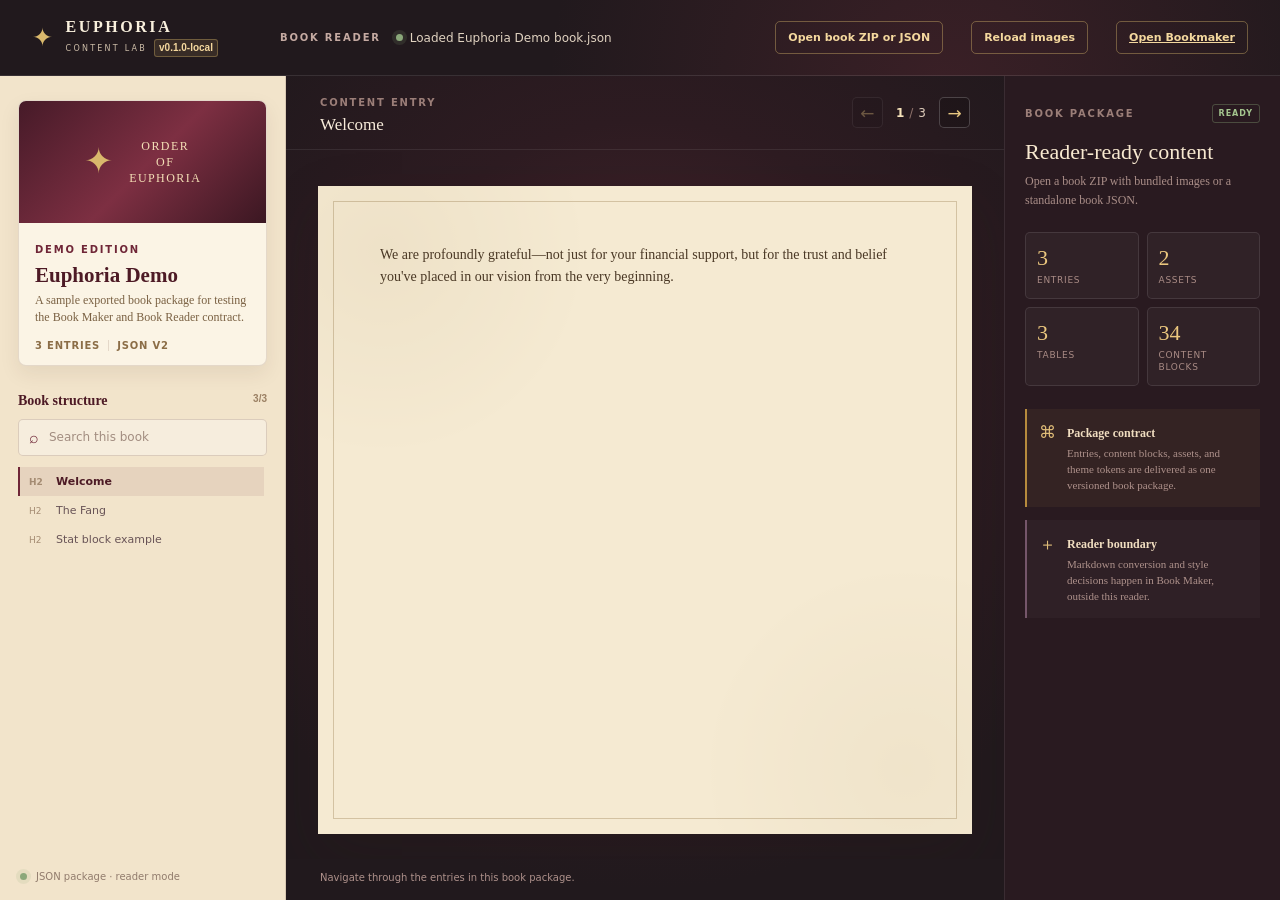
<file: index.html>
<!doctype html>
<html lang="en">
  <head>
    <meta charset="UTF-8" />
    <meta name="viewport" content="width=device-width, initial-scale=1.0" />
    <title>Euphoria Demo · Content Reader</title>
    <meta name="description" content="A JSON-powered digital TTRPG book reader." />
    <link rel="stylesheet" href="styles.css?v=31" />
  </head>
  <body>
    <div class="app-shell">
      <header class="topbar">
        <div class="brand-mark" aria-label="Euphoria Content Lab">
          <span class="brand-glyph">✦</span>
          <span><strong>EUPHORIA</strong><small>CONTENT LAB <span id="appVersion" class="brand-version">v—</span></small></span>
        </div>
        <div class="topbar-center">
          <span class="eyebrow">BOOK READER</span>
          <span class="source-status" id="sourceStatus"><i></i> Loading demo…</span>
        </div>
        <label class="file-loader" for="jsonInput">Open book ZIP or JSON</label>
        <button id="reloadImages" class="file-loader" type="button">Reload images</button>
        <a class="file-loader" href="bookmaker.html">Open Bookmaker</a>
        <input id="jsonInput" type="file" accept=".zip,.json,application/zip,application/json" />
      </header>

      <main class="workspace">
        <aside class="sidebar">
          <div class="book-card">
            <div class="book-card-art"><span>✦</span><span>ORDER<br />OF<br />EUPHORIA</span></div>
            <div class="book-card-copy">
              <span class="eyebrow">DEMO EDITION</span>
              <h1 id="bookTitle">Euphoria Demo</h1>
              <p id="bookDescription">A Homebrewery Markdown reading test.</p>
              <div class="book-meta"><span id="pageCount">— entries</span><span id="themeLabel">5ePHB</span></div>
            </div>
          </div>

          <div class="sidebar-section">
            <div class="section-heading"><span>Book structure</span><span class="section-count" id="contentsCount">—</span></div>
            <label class="search-box">
              <span>⌕</span>
              <input id="searchInput" type="search" placeholder="Search this book" autocomplete="off" />
            </label>
            <nav id="contents" class="contents" aria-label="Book contents"></nav>
          </div>

          <div class="sidebar-footer">
            <span class="status-dot"></span>
            <span>JSON package · reader mode</span>
          </div>
        </aside>

        <section class="reader-area">
          <div class="reader-toolbar">
            <div>
              <span class="eyebrow">CONTENT ENTRY</span>
              <strong id="currentLabel">Cover</strong>
            </div>
            <div class="page-controls">
              <button id="previousButton" class="icon-button" type="button" aria-label="Previous content entry">←</button>
              <span><b id="currentPage">1</b><em>/</em><span id="totalPages">—</span></span>
              <button id="nextButton" class="icon-button" type="button" aria-label="Next content entry">→</button>
            </div>
          </div>

          <div class="reader-stage">
            <div id="pageViewport" class="page-viewport" aria-live="polite"></div>
          </div>

          <div class="reader-footer">
            <span id="pageHint">Navigate through the entries in this book package.</span>
          </div>
        </section>

        <aside class="inspector">
          <div class="inspector-heading">
            <span class="eyebrow">BOOK PACKAGE</span>
            <span class="live-badge">READY</span>
          </div>
          <h2>Reader-ready content</h2>
          <p class="inspector-intro">Open a book ZIP with bundled images or a standalone book JSON.</p>
          <div class="stat-grid">
            <div class="stat-card"><b id="statPages">—</b><span>entries</span></div>
            <div class="stat-card"><b id="statImages">—</b><span>assets</span></div>
            <div class="stat-card"><b id="statTables">—</b><span>tables</span></div>
            <div class="stat-card"><b id="statDirectives">—</b><span>content blocks</span></div>
          </div>
          <div class="support-card">
            <span class="support-icon">⌘</span>
            <div><strong>Package contract</strong><p>Entries, content blocks, assets, and theme tokens are delivered as one versioned book package.</p></div>
          </div>
          <div class="support-card muted-card">
            <span class="support-icon">＋</span>
            <div><strong>Reader boundary</strong><p>Markdown conversion and style decisions happen in Book Maker, outside this reader.</p></div>
          </div>
        </aside>
      </main>

      <div id="notice" class="notice" role="status" hidden></div>
    </div>
    <script src="app-version.js?v=1"></script>
    <script src="image-viewer.js?v=2"></script>
    <script src="vendor/jszip-3.10.1/jszip.min.js"></script>
    <script src="book-archive.js?v=4"></script>
    <script src="book-contents.js?v=4"></script>
    <script src="reader.js?v=20"></script>
  </body>
</html>
</file>
<file: styles.css>
:root {
  --ink: #2e2325;
  --ink-soft: #756266;
  --wine: #6f2637;
  --wine-dark: #4d1a25;
  --gold: #b68a3d;
  --gold-light: #d9b86c;
  --gold-dark: #7a5927;
  --plum: #5d466f;
  --hover: #f8efd8;
  --parchment: #f5ead2;
  --parchment-light: #fbf4e5;
  --card: #efe0c0;
  --book-body-font: Georgia, serif;
  --book-ui-font: Inter, sans-serif;
  --line: rgba(93, 53, 43, .15);
  --shadow: 0 22px 55px rgba(49, 28, 27, .16);
}

* { box-sizing: border-box; }
html, body { min-height: 100%; }
body { margin: 0; color: var(--ink); background: #21191d; font-family: Inter, ui-sans-serif, system-ui, -apple-system, BlinkMacSystemFont, "Segoe UI", sans-serif; }
button, input { font: inherit; }
button { cursor: pointer; }

.app-shell { height: 100vh; overflow: hidden; background: radial-gradient(circle at 74% 10%, rgba(123, 49, 62, .28), transparent 32%), #21191d; }
.topbar { height: 76px; display: flex; align-items: center; gap: 28px; padding: 0 32px; color: #f9f0dd; border-bottom: 1px solid rgba(255,255,255,.1); }
.brand-mark { display: flex; align-items: center; gap: 11px; min-width: 220px; letter-spacing: .1em; }
.brand-mark strong { display: block; font-family: Georgia, serif; font-size: 16px; letter-spacing: .16em; }
.brand-mark small { display: flex; align-items: center; gap: 7px; margin-top: 3px; color: #cdbda8; font-size: 8px; letter-spacing: .28em; white-space: nowrap; }
.brand-version { display: inline-block; color: #f4d89e; background: rgba(217,184,108,.12); border: 1px solid rgba(217,184,108,.35); border-radius: 3px; padding: 2px 4px; font: 600 10px/1.2 Inter, sans-serif; letter-spacing: 0; }
.brand-glyph { color: var(--gold-light); font-size: 25px; }
.topbar-center { display: flex; align-items: center; gap: 15px; flex: 1; }
.eyebrow { color: #9b7e78; font-size: 10px; font-weight: 800; letter-spacing: .18em; }
.topbar .eyebrow { color: #c5aaa2; }
.source-status { display: inline-flex; align-items: center; gap: 7px; color: #e0d2c0; font-size: 12px; }
.source-status i, .status-dot { width: 7px; height: 7px; display: inline-block; border-radius: 99px; background: #8ba87a; box-shadow: 0 0 0 4px rgba(139,168,122,.14); }
.file-loader, .export-button { color: #f4d89e; font-size: 11px; font-weight: 700; border: 1px solid rgba(217,184,108,.4); border-radius: 5px; padding: 9px 12px; cursor: pointer; background: transparent; }
.export-button:disabled { opacity: .4; cursor: default; }
.maker-page .maker-sidebar { background: #efe0c0; }
.maker-panel { margin-top: 25px; padding: 15px 14px; border: 1px solid rgba(111,38,55,.16); border-radius: 6px; background: rgba(255,255,255,.26); }
.maker-panel h2 { margin: 7px 0 5px; color: var(--wine-dark); font: 18px Georgia, serif; }
.maker-panel p { margin: 0; color: #806866; font: 11px/1.45 Georgia, serif; }
.maker-steps { margin-top: 14px; }
.maker-step { display: flex; align-items: center; gap: 9px; padding: 7px 0; color: #a48d7c; font-size: 10px; }
.maker-step b { width: 21px; height: 21px; display: grid; place-items: center; border: 1px solid rgba(111,38,55,.18); border-radius: 50%; font-size: 9px; }
.maker-step.active { color: var(--wine-dark); font-weight: 700; }
.maker-step.active b { color: #fbf4e5; border-color: var(--wine); background: var(--wine); }
.heading-actions, .heading-dialog-actions, .heading-bulk { display: flex; flex-wrap: wrap; align-items: center; gap: 8px; }
.heading-actions { margin-top: 10px; }
.heading-actions button, #headingEditor button, #headingEditor input:not([type="checkbox"]), #headingEditor select,
#pdfInspector button, #pdfInspector input, #imageRecovery button, #imageRecovery input, #imageRecovery select, #bookZipExport button, #bookReprocess button, #bookRestore button, #bookRestore select, #bookRestore input[type="file"] {
  min-height: 36px; padding: 6px 9px; border: 1px solid var(--gold-dark); border-radius: 4px;
  color: var(--ink); background: var(--parchment-light); font: inherit;
}
.heading-actions button { font-size: 12px; }
.heading-actions button:disabled, #headingEditor button:disabled, #pdfInspector button:disabled, #imageRecovery button:disabled, #bookZipExport button:disabled, #bookReprocess button:disabled, #bookRestore button:disabled { opacity: .55; cursor: default; }
#headingEditor {
  width: min(1200px, calc(100% - 24px)); max-height: calc(100% - 24px);
  padding: clamp(12px, 4vw, 24px); border: 1px solid var(--gold-dark); border-radius: 8px;
  color: var(--ink); background: var(--parchment); box-shadow: var(--shadow); font-size: 14px;
}
#headingEditor::backdrop { background: rgba(26, 14, 19, .75); }
#headingEditor [hidden] { display: none; }
.heading-dialog-header { display: flex; align-items: center; justify-content: space-between; gap: 12px; margin-bottom: 15px; }
.heading-dialog-header h2 { margin: 0; color: var(--wine-dark); font: 24px Georgia, serif; }
.heading-search { display: grid; gap: 5px; }
.heading-bulk { margin-top: 12px; }
.heading-hint { margin: 9px 0; color: var(--ink-soft); }
.heading-hint:empty { display: none; }
.heading-columns { overflow-x: auto; padding: 2px 2px 8px; }
.heading-grid { display: grid; grid-template-columns: repeat(4, minmax(218px, 1fr)); min-width: 896px; gap: 8px; }
.heading-grid-extra { grid-template-columns: repeat(2, minmax(218px, 1fr)); min-width: 444px; margin-top: 8px; }
.heading-grid-extra:empty { display: none; }
.heading-column { min-width: 0; padding: 8px; border: 1px solid var(--line); border-radius: 5px; }
.heading-column h3 { margin: 0 0 4px; color: var(--wine-dark); font-size: 14px; }
.heading-rows { max-height: 38vh; overflow-y: auto; margin: 0; padding: 2px; list-style: none; }
.heading-row { display: grid; grid-template-columns: auto minmax(0, 1fr) auto auto; align-items: center; gap: 5px; padding: 4px 0; }
.heading-row input[type="text"], .heading-row textarea { width: 100%; min-width: 0; }
.heading-count { min-width: 20px; padding: 3px; border-radius: 4px; background: var(--card); color: var(--wine-dark); font-size: 11px; text-align: center; }
.heading-preview-contents { max-height: 38vh; overflow-y: auto; margin: 8px 0; padding-inline-start: 25px; overflow-wrap: anywhere; }
.heading-preview-contents li { margin: 5px 0; }
.heading-preview-contents .heading-preview-part { color: var(--wine-dark); font-weight: 800; margin-block-start: 12px; }
.heading-dialog-actions { justify-content: flex-end; margin-top: 12px; }
#headingEditor #previewHeadings, #headingEditor #applyHeadings { color: #fff3db; background: var(--wine-dark); }
.maker-panel .pdf-status { margin-top: 8px; overflow-wrap: anywhere; }
.pdf-status:empty { display: none; }
#pdfInspector, #imageRecovery, #bookZipExport, #bookReprocess, #bookRestore {
  width: min(950px, calc(100% - 24px)); max-height: calc(100% - 24px); padding: clamp(12px, 4vw, 24px);
  border: 1px solid var(--gold-dark); border-radius: 8px; color: var(--ink); background: var(--parchment); font-size: 14px;
}
#pdfInspector::backdrop, #imageRecovery::backdrop, #bookZipExport::backdrop, #bookReprocess::backdrop, #bookRestore::backdrop { background: rgba(26, 14, 19, .75); }
.pdf-toolbar { display: flex; flex-wrap: wrap; align-items: center; gap: 8px; margin-bottom: 10px; }
.pdf-toolbar h2 { flex: 1; margin: 0; color: var(--wine-dark); font: 24px Georgia, serif; }
#pdfPageNumber { width: 70px; }
.pdf-page-jump { display: flex; flex-wrap: wrap; align-items: center; gap: 5px; }
.pdf-page-layout { display: grid; grid-template-columns: minmax(0, 2fr) minmax(0, 1fr); gap: 15px; }
.pdf-page-layout[hidden] { display: none; }
#pdfPreviewStage { position: relative; }
#pdfPageCanvas { display: block; width: 100%; height: auto; background: white; }
#pdfPageCanvas.selecting-crop { cursor: crosshair; touch-action: none; user-select: none; }
#pdfCropOutline { position: absolute; outline: 2px solid #6f2637; box-shadow: 0 0 0 3px white; background: rgba(111, 38, 55, .15); pointer-events: none; }
#pdfCrop[aria-pressed="true"] { color: #fff3db; background: var(--wine-dark); }
#pdfImages { display: grid; gap: 7px; margin: 0 0 12px; padding: 0; list-style: none; }
#pdfImages button { display: flex; align-items: center; gap: 8px; width: 100%; text-align: start; }
#pdfImages img { width: 52px; height: 42px; object-fit: contain; background: white; }
#pdfImages .pdf-use-image { display: none; }
#pdfReviewPane[data-picking] #pdfImages .pdf-use-image { display: block; margin-top: 4px; }
#pdfImageHighlight { position: absolute; outline: 3px solid #b68a3d; box-shadow: 0 0 0 2px white; pointer-events: none; }
#pdfPageCanvas.selecting-crop + #pdfImageHighlight { visibility: hidden; }
#pdfPageText { max-height: 220px; overflow: auto; white-space: pre-wrap; overflow-wrap: anywhere; }
#imageRecovery { width: min(1050px, calc(100% - 24px)); padding: 12px; font-size: 13px; }
#imageRecovery:has(#recoverySetup:not([hidden])) { width: min(480px, calc(100% - 24px)); }
#imageRecovery [hidden] { display: none; }
#imageRecovery .pdf-toolbar { gap: 6px; margin-bottom: 6px; }
#imageRecovery button, #imageRecovery input:not([type="radio"]) { padding: 4px 7px; }
#recoverySetup fieldset { display: grid; gap: 7px; margin: 8px 0 12px; border: 1px solid var(--line); }
#recoveryStatus { flex: 1; margin: 0; }
.recovery-layout { display: grid; grid-template-columns: minmax(0, 1.15fr) minmax(0, 1fr); gap: 12px; }
#recoveryPdfPane, #recoveryReview { min-width: 0; max-height: min(76vh, calc(100dvh - 120px)); overflow: auto; padding: 6px; }
#recoveryPdfPane { border: 1px solid var(--line); border-radius: 5px; }
#recoveryPdfPane .pdf-page-layout:not([hidden]) { display: block; }
#recoveryPdfPane #pdfPreviewStage { width: min(100%, calc(clamp(130px, 100dvh - 260px, 540px) * var(--pdf-page-ratio, 1))); margin: 0 auto; }
#recoveryPdfPane #pdfImages { grid-template-columns: repeat(auto-fit, minmax(145px, 1fr)); }
@media (max-width: 760px) {
  .recovery-layout { grid-template-columns: minmax(0, 1fr); }
  #recoveryPdfPane { max-height: none; }
  #recoveryPdfPane #pdfPreviewStage { width: min(100%, calc(clamp(125px, 33dvh, 290px) * var(--pdf-page-ratio, 1))); }
  #recoveryReview { max-height: none; }
}
.recovery-field { display: grid; grid-template-columns: auto minmax(0, 1fr); align-items: center; gap: 5px 8px; min-width: 0; }
.recovery-field input { width: 100%; min-width: 0; }
#recoveryPageNumber { width: 64px; }
#recoveryContext { margin: 6px 0; overflow-wrap: anywhere; }
#recoveryCandidates { display: grid; grid-template-columns: repeat(auto-fill, minmax(92px, 1fr)); gap: 5px; margin: 6px 0; padding: 0; list-style: none; }
#recoveryCandidates button { display: grid; justify-items: center; gap: 5px; width: 100%; }
#recoveryCandidates button[aria-pressed="true"] { outline: 2px solid var(--wine); outline-offset: -2px; }
#recoveryCandidates img { width: 100%; height: 46px; object-fit: contain; }
#recoveryForm { padding: 7px; border: 1px solid var(--gold-dark); border-radius: 5px; }
#recoveryChosenImage { display: block; max-width: 100%; max-height: 78px; margin: 6px auto 0; object-fit: contain; }
#recoveryForm .pdf-toolbar { margin: 6px 0 0; }
#applyRecovery { color: #fff3db; background: var(--wine-dark); }
#bookZipExport { width: min(450px, calc(100% - 24px)); }
#bookReprocess { width: min(520px, calc(100% - 24px)); overflow: auto; }
#bookRestore { width: min(890px, calc(100% - 24px)); overflow: auto; }
#bookRestore [hidden] { display: none; }
.restore-source { display: flex; flex-wrap: wrap; align-items: end; gap: 8px; }
.restore-source label { display: grid; gap: 5px; min-width: 0; flex: 1; }
.restore-source input { width: 100%; max-width: 100%; }
.restore-toolbar { display: flex; flex-wrap: wrap; align-items: center; gap: 8px; margin: 10px 0; }
#restoreSummary, #restoreStatSummary { font-weight: 700; color: var(--wine-dark); }
.restore-kind { display: flex; align-items: center; gap: 8px; margin: 10px 0; font-weight: 700; }
.restore-stat-row { display: grid; gap: 7px; padding: 12px; border: 1px solid var(--border); border-radius: 6px; background: var(--parchment-light); }
.restore-stat-row p { margin: 0; }
.restore-stat-row > label:not(.restore-choice):not(.restore-merge-choice) { display: grid; gap: 4px; font-size: 12px; }
.restore-stat-row select { width: 100%; min-width: 0; }
.restore-merge-choice { display: flex; align-items: baseline; gap: 6px; padding: 8px; background: var(--card); border-inline-start: 3px solid var(--gold-dark); font-size: 12px; }
#applyStatRestore:not(:disabled) { color: #fff3db; background: var(--wine-dark); }
#restoreSourceWarning:not(:empty) { padding: 8px; background: var(--card); border-inline-start: 3px solid var(--gold-dark); }
.restore-rows { list-style: none; margin: 12px 0; padding: 0; display: grid; gap: 10px; }
.restore-row { display: grid; grid-template-columns: minmax(110px, 23%) minmax(0, 1fr); gap: 14px; padding: 12px; border: 1px solid var(--border); border-radius: 6px; background: var(--parchment-light); }
.restore-art-preview { display: grid; place-items: center; overflow: hidden; aspect-ratio: 4 / 5; min-height: 100px; max-height: 210px; align-self: start; padding: 4px; border: 1px solid var(--border); background: var(--card); color: var(--ink-soft); text-align: center; font-size: 11px; }
.restore-art-preview > * { grid-area: 1 / 1; }
.restore-art-preview img { z-index: 1; width: 100%; height: 100%; object-fit: contain; background: var(--card); }
.restore-art-details { min-width: 0; display: grid; gap: 6px; overflow-wrap: anywhere; }
.restore-art-details p { margin: 0; }
.restore-choice { display: flex; gap: 8px; align-items: baseline; font-size: 15px; }
.restore-image-name { color: var(--ink-soft); font-size: 12px; }
.restore-art-details > label:not(.restore-choice) { display: grid; gap: 3px; font-size: 12px; }
.restore-art-details select { width: 100%; min-width: 0; }
.restore-match-note { font-size: 12px; color: var(--wine-dark); }
.restore-needs-review { font-weight: 700; padding: 5px 7px; border-inline-start: 3px solid var(--gold-dark); background: var(--card); }
#applyRestore:not(:disabled) { color: #fff3db; background: var(--wine-dark); }
@media (max-width: 550px) {
  .restore-row { grid-template-columns: minmax(0, 1fr); gap: 8px; }
  .restore-art-preview { aspect-ratio: 16 / 9; max-height: 175px; }
}
#reprocessSummary { color: var(--wine-dark); font-weight: 700; }
.reprocess-results { margin: 12px 0; padding: 0; list-style: none; }
.reprocess-results li { margin-block: 8px; padding: 10px 12px; border: 1px solid var(--border); border-radius: 5px; background: var(--parchment-light); }
.reprocess-results p { margin: 5px 0 0; }
#applyReprocess:not(:disabled) { color: #fff3db; background: var(--wine-dark); }
#bookZipExport h2 { margin: 0; color: var(--wine-dark); font: 24px Georgia, serif; }
#bookZipExportStatus { overflow-wrap: anywhere; }
.edition-field { display: grid; gap: 4px; margin: 8px 0; color: var(--ink); font-size: 12px; }
.edition-field select { width: 100%; }
#bookEditing { width: min(680px, calc(100% - 24px)); max-height: calc(100dvh - 24px); overflow: auto; padding: 16px; border: 1px solid var(--gold-dark); border-radius: 8px; background: var(--parchment); color: var(--ink); }
#bookEditing::backdrop { background: rgba(26, 14, 19, .75); }
#bookEditingFields { display: grid; gap: 10px; }
#bookEditing :is(input, select, textarea, button), .edition-field select, .book-block-actions button { font: inherit; color: var(--ink); border: 1px solid var(--gold-dark); border-radius: 4px; background: var(--parchment-light); }
#bookEditing :is(input, select, textarea, button), .edition-field select { padding: 6px 8px; }
#bookEditing :is(input, select, textarea):not([type="checkbox"]) { width: 100%; min-width: 0; }
#bookEditing textarea { resize: vertical; }
#bookEditing label { display: grid; gap: 4px; min-width: 0; }
#bookEditing label.book-edit-check { display: flex; align-items: center; gap: 5px; }
#bookEditing [hidden] { display: none; }
#bookEditing button:disabled { opacity: .45; cursor: default; }
#bookEditingStatus { margin: 8px 0 0; color: var(--wine-dark); }
#bookEditingStatus:empty { display: none; }
.book-edit-actions { display: flex; flex-wrap: wrap; gap: 8px; }
.book-bullet-editor { margin: 0 0 8px; padding-inline-start: 22px; }
.book-bullet-editor li { margin-bottom: 6px; }
.book-bullet-editor textarea { display: block; margin-bottom: 4px; }
#structuredBlockFields { min-width: 0; }
.book-table-editor { overflow-x: auto; margin-bottom: 8px; }
.book-table-editor table { width: 100%; border-spacing: 4px; }
.book-table-editor :is(th, td) { vertical-align: top; text-align: start; padding: 0; }
.book-table-editor :is(th, td):has(input) { min-width: 110px; }
.book-table-editor th button { margin-top: 4px; }
.book-edit-scope { min-width: 0; padding: 8px; margin: 0; border: 1px solid var(--gold-dark); border-radius: 5px; }
.book-edit-scope legend { padding: 0 4px; font-weight: 700; }
.book-edit-scope p { margin: 6px 0 2px; color: var(--ink-soft); }
#bookEditing .book-edit-actions button[value="save"] { color: #fff3db; background: var(--wine-dark); }
.book-edit-grid { display: grid; grid-template-columns: repeat(2, minmax(0, 1fr)); gap: 8px 12px; }
.book-crop-stage { position: relative; overflow: hidden; width: fit-content; max-width: 100%; margin: 0 auto 8px; }
.book-crop-stage img { display: block; max-width: 100%; max-height: 240px; cursor: crosshair; touch-action: none; user-select: none; }
#editCropOutline { position: absolute; border: 2px solid var(--wine-dark); outline: 1px solid white; box-shadow: 0 0 0 600px #2b1a2260; pointer-events: none; }
.book-order-list, .book-source-list { padding: 0; margin: 0; list-style: none; }
.book-order-list li { display: flex; align-items: center; flex-wrap: wrap; gap: 6px; padding: 6px 0; border-bottom: 1px solid var(--line); }
.book-order-list li[draggable] { cursor: grab; }
.book-order-list li > span { flex: 1 1 36%; overflow-wrap: anywhere; }
.book-heading-children { flex: 1 0 100%; min-width: 0; padding-inline-start: 16px; border-inline-start: 1px solid var(--gold-dark); }
.book-source-list li { padding: 6px 0; border-bottom: 1px solid var(--line); }
.book-source-list small { display: block; color: var(--ink-soft); }
.book-edit-block { display: flow-root; margin-block: 4px; padding: 2px 5px; border: 1px solid transparent; }
.book-edit-block[data-edit-block]:hover, .book-edit-block:focus-within { border-color: var(--gold-dark); }
.book-block-actions { display: flex; gap: 5px; justify-content: flex-end; clear: both; }
.book-block-actions button { padding: 3px 6px; font-size: 11px; }
.page-content .book-quote, .page-content .book-callout { margin-block: 12px; padding: 8px 12px; border-inline-start: 3px solid var(--gold-dark); }
.page-content .book-quote { font-style: italic; }
.page-content .book-callout { background: var(--card); }
.page-content .book-rule { border: 0; border-top: 1px solid var(--gold-dark); margin: 16px auto; width: 65%; }
@media (max-width: 480px) { .book-edit-grid { grid-template-columns: minmax(0, 1fr); } }
#bookZipExport #downloadBookZip { color: #fff3db; background: var(--wine-dark); }
@media (max-width: 650px) { .pdf-page-layout { grid-template-columns: minmax(0, 1fr); } }
.maker-inspector { background: #261a20; }
#fileInput, #mdInput, #jsonInput { display: none; }

.workspace { display: grid; grid-template-columns: 286px minmax(520px, 1fr) 276px; height: calc(100vh - 76px); min-height: 0; overflow: hidden; }
.sidebar { min-height: 0; overflow-y: auto; padding: 24px 18px 18px; background: #f2e4cb; border-right: 1px solid rgba(69, 32, 30, .14); display: flex; flex-direction: column; }
.book-card { overflow: hidden; border: 1px solid var(--line); border-radius: 8px; background: var(--parchment-light); box-shadow: 0 8px 20px rgba(69, 32, 30, .08); }
.book-card-art { min-height: 122px; display: flex; align-items: center; justify-content: center; gap: 15px; color: #f4dfb6; background: linear-gradient(135deg, #461a28, #7d2f42 52%, #3b1722); text-align: center; font-family: Georgia, serif; font-size: 12px; line-height: 1.35; letter-spacing: .12em; }
.book-card-art span:first-child { color: var(--gold-light); font-size: 35px; }
.book-card-copy { padding: 15px 16px 14px; }
.book-card-copy .eyebrow { color: var(--wine); }
.book-card h1 { margin: 7px 0 5px; color: var(--wine-dark); font: 700 21px/1.1 Georgia, serif; }
.book-card p { min-height: 32px; margin: 0; color: var(--ink-soft); font: 12px/1.45 Georgia, serif; }
.book-meta { display: flex; gap: 8px; margin-top: 13px; color: #8b6d46; font-size: 10px; font-weight: 800; text-transform: uppercase; letter-spacing: .08em; }
.book-meta span + span { padding-left: 8px; border-left: 1px solid var(--line); }
.sidebar-section { display: flex; flex: none; flex-direction: column; min-height: 0; margin-top: 27px; }
.section-heading { display: flex; justify-content: space-between; margin-bottom: 10px; color: var(--wine-dark); font: 700 14px Georgia, serif; }
.section-count { color: #9b8064; font: 700 10px Inter, sans-serif; }
.search-box { display: flex; align-items: center; gap: 8px; padding: 8px 10px; border: 1px solid rgba(93, 53, 43, .18); border-radius: 5px; background: rgba(255,255,255,.35); color: var(--wine); }
.search-box input { width: 100%; outline: none; border: 0; background: transparent; color: var(--ink); font-size: 12px; }
.search-box input::placeholder { color: #a28d80; }
.contents { margin-top: 11px; padding-right: 3px; }
.contents-part { display: flex; align-items: baseline; gap: 9px; padding: 12px 9px 5px; margin-top: 7px; border-block-start: 1px solid var(--border); color: var(--wine-dark); font-size: 12px; font-weight: 800; }
.contents .contents-part .page-title { white-space: normal; overflow-wrap: anywhere; }
.contents-part .page-no { flex: 0 0 18px; }
#bookTitle, #bookDescription, #currentLabel { white-space: pre-line; }
.contents-entry--part { margin-inline-start: 10px; }
.contents-entry > button { width: 100%; display: flex; align-items: baseline; gap: 9px; padding: 8px 9px; border: 0; border-left: 2px solid transparent; background: transparent; color: #695457; text-align: left; font-size: 11px; }
.contents-entry > button:hover { background: rgba(255,255,255,.35); color: var(--wine); }
.contents-entry > button.active { border-left-color: var(--wine); background: rgba(111,38,55,.09); color: var(--wine-dark); font-weight: 800; }
.contents-subtree { margin: 2px 0 6px 18px; padding: 2px 0 3px 9px; border-left: 1px solid rgba(111,38,55,.2); }
.contents-subitem { display: flex; align-items: baseline; gap: 8px; padding: 6px 8px; border-radius: 3px; color: #806c66; font-size: 10px; text-decoration: none; }
.contents-subitem:hover, .contents-subitem:focus-visible { color: var(--wine); background: rgba(255,255,255,.34); outline: none; }
.contents-subitem .page-no { flex: 0 0 18px; width: 18px; color: #a48b72; font-size: 8px; }
.contents .page-no { width: 18px; color: #a48b72; font-size: 9px; }
.contents .page-title { overflow: hidden; text-overflow: ellipsis; white-space: nowrap; }
.sidebar-footer { display: flex; align-items: center; gap: 9px; margin-top: auto; padding: 15px 2px 0; color: #917b6c; font-size: 10px; }

.reader-area { min-width: 0; min-height: 0; overflow: hidden; display: flex; flex-direction: column; background: radial-gradient(circle at 50% 38%, #4a252d 0, #2d1b21 43%, #21191d 80%); }
.reader-toolbar { display: flex; align-items: center; justify-content: space-between; min-height: 74px; padding: 0 34px; color: #f8ecdb; border-bottom: 1px solid rgba(255,255,255,.08); }
.reader-toolbar strong { display: block; margin-top: 5px; font: 17px Georgia, serif; }
.page-controls { display: flex; align-items: center; gap: 13px; color: #dfcdbb; font-size: 12px; }
.page-controls b { color: #f7e4bb; }
.page-controls em { margin: 0 5px; color: #90736c; font-style: normal; }
.icon-button { width: 31px; height: 31px; border: 1px solid rgba(255,255,255,.2); border-radius: 5px; background: rgba(0,0,0,.15); color: #e8c881; font-size: 17px; }
.icon-button:disabled { opacity: .35; cursor: default; }
.reader-stage { display: grid; place-items: center; flex: 1; min-height: 0; padding: 29px 32px 18px; overflow: auto; }
.page-viewport { width: min(100%, 730px); }
.book-page { position: relative; min-height: min(72vh, 900px); overflow: hidden; padding: 58px 62px 60px; color: var(--ink); background: var(--parchment); box-shadow: var(--shadow); }
.book-page::before { position: absolute; inset: 15px; border: 1px solid rgba(123, 89, 39, .28); pointer-events: none; content: ""; }
.book-page::after { position: absolute; inset: 0; pointer-events: none; opacity: .23; content: ""; background: radial-gradient(circle at 10% 10%, rgba(120,80,20,.22), transparent 24%), radial-gradient(circle at 90% 90%, rgba(120,80,20,.16), transparent 24%); }
.page-inner { position: relative; z-index: 3; }
.page-art { position: relative; z-index: 1; display: block; max-width: 100%; margin: 20px auto; pointer-events: auto; }
.page-art--flow { width: min(100%, 440px); }
.page-art--flow.page-art--full-page { width: 100%; }
.page-content .page-art--full-page img { max-height: none; width: auto; height: auto; }
.page-art--flow.entry-emblem { margin-top: 2px; margin-bottom: 18px; }
.page-content { display: flow-root; }
.page-viewport[dir="rtl"] .book-page,
.page-viewport[dir="rtl"] .page-content { direction: rtl; }
.page-viewport[dir="rtl"] .page-content { text-align: right; }
.page-viewport[dir="rtl"] .page-content table { direction: rtl; text-align: right; }
.page-viewport[dir="rtl"] .page-content ul { padding-left: 0; padding-right: 23px; }
#contents[dir="rtl"] button { text-align: right; }
.page-controls[dir="rtl"] { direction: rtl; }
.page-art--flow.entry-emblem--top-right { float: right; width: 150px !important; margin: -48px 0 14px 17px; }
.page-art--flow.entry-emblem--top-right .image-frame { display: block; width: 100%; }
.page-art--flow.entry-emblem--top-right img { width: 100%; aspect-ratio: 1; border-radius: 50%; object-fit: cover; }
.page-art.entry-emblem--top-right .image-frame::before { inset: 2px; border: 2px solid var(--gold); border-radius: 50%; box-shadow: 0 0 0 2px color-mix(in srgb, var(--wine) 36%, transparent); }
.page-art.entry-emblem--top-right .image-frame::after { inset: 7px; border: 1px solid var(--gold-light); border-radius: 50%; background: none; }
.image-frame { position: relative; display: inline-block; width: fit-content; max-width: 100%; vertical-align: top; isolation: isolate; }
.image-frame::before { position: absolute; inset: 8px; z-index: 2; border: 1px solid color-mix(in srgb, var(--gold) 88%, var(--wine)); box-shadow: inset 0 0 0 1px rgba(255,255,255,.22), 0 0 0 1px rgba(0,0,0,.12); pointer-events: none; content: ""; }
.image-frame::after { position: absolute; inset: 0; z-index: 3; background: linear-gradient(var(--gold),var(--gold)) left top/22px 2px, linear-gradient(var(--gold),var(--gold)) left top/2px 22px, linear-gradient(var(--gold),var(--gold)) right top/22px 2px, linear-gradient(var(--gold),var(--gold)) right top/2px 22px, linear-gradient(var(--gold),var(--gold)) left bottom/22px 2px, linear-gradient(var(--gold),var(--gold)) left bottom/2px 22px, linear-gradient(var(--gold),var(--gold)) right bottom/22px 2px, linear-gradient(var(--gold),var(--gold)) right bottom/2px 22px; background-repeat: no-repeat; pointer-events: none; content: ""; }
.image-frame--wide { width: 100%; aspect-ratio: 16 / 9; overflow: hidden; }
.image-frame--wide img { width: 100%; height: 100%; object-fit: cover; }
.page-art img { display: block; width: auto; height: auto; max-width: 100%; object-fit: contain; }
.page-content img[data-image-viewer] { cursor: zoom-in; }
.page-content img[data-image-viewer]:focus-visible { outline: 3px solid var(--gold-light); outline-offset: 3px; }
.image-lightbox-open { overflow: hidden; }
.image-lightbox { position: fixed; inset: 0; width: 100vw; height: 100dvh; max-width: none; max-height: none; margin: 0; padding: 56px clamp(16px, 3vw, 48px) 24px; overflow: hidden; border: 0; color: #fff; background: transparent; }
.image-lightbox[open] { display: grid; grid-template-rows: minmax(0, 1fr) auto; justify-items: center; align-items: center; gap: 12px; }
.image-lightbox::backdrop { background: rgba(22, 14, 18, .94); backdrop-filter: blur(5px); }
.image-lightbox-image { display: block; min-width: 0; min-height: 0; max-width: 100%; max-height: 100%; width: auto; height: auto; object-fit: contain; border-radius: 3px; box-shadow: 0 14px 60px rgba(0, 0, 0, .5); }
.image-lightbox-caption { max-width: min(900px, 100%); max-height: 15vh; overflow: auto; margin: 0; color: #f3e6d4; font: 13px/1.4 Georgia, serif; text-align: center; }
.image-lightbox-close { position: absolute; top: 14px; right: 18px; display: grid; width: 40px; height: 40px; place-items: center; padding: 0 0 3px; border: 1px solid rgba(255,255,255,.35); border-radius: 50%; color: #fff; background: rgba(30,20,24,.55); font-size: 29px; line-height: 1; }
.image-lightbox-close:hover, .image-lightbox-close:focus-visible { border-color: var(--gold-light); color: var(--gold-light); outline: none; }
.page-content :is(h1, h2, h3, h4, h5, h6) { color: var(--wine-dark); font-family: var(--book-body-font); }
.page-content :is(h1, h2) { margin: 0 0 15px; font-size: 32px; letter-spacing: .02em; }
.page-content h3 { margin: 22px 0 6px; font-size: 20px; scroll-margin-block-start: 28px; }
.page-content h4 { margin: 17px 0 5px; font-size: 15px; font-style: italic; }
.page-content :is(h5, h6) { margin: 14px 0 8px; font-size: 12px; line-height: 1.45; }
.page-content p { margin: 0 0 12px; font: 14px/1.55 var(--book-body-font); }
.page-content strong { color: var(--wine); }
.page-content .book-link-block a { color: var(--wine-dark); text-decoration: underline; text-decoration-color: var(--gold-dark); text-underline-offset: 3px; font-weight: 700; overflow-wrap: anywhere; }
.page-content .book-link-block a:hover { color: var(--wine); text-decoration-thickness: 2px; }
.page-content .book-link-block a:focus-visible { outline: 2px solid var(--gold-dark); outline-offset: 3px; border-radius: 2px; }
.book-link-arrow { font-size: .85em; }
#editLinkUrlField[hidden] { display: none; }
.page-content em { color: var(--ink-soft); }
.page-content ul { margin: 7px 0 15px; padding-left: 23px; font: 14px/1.5 var(--book-body-font); }
.page-content li { margin: 4px 0; }
.page-content hr { margin: 24px 0; border: 0; border-top: 1px solid rgba(111,38,55,.2); }
.page-content table { width: 100%; margin: 15px 0 20px; border-collapse: collapse; background: color-mix(in srgb, var(--parchment-light) 65%, transparent); font: 12px/1.35 var(--book-body-font); }
.page-content th { color: var(--parchment-light); background: var(--wine); font-weight: 700; }
.page-content th, .page-content td { padding: 8px 9px; border: 1px solid rgba(111,38,55,.24); vertical-align: top; }
.page-content tr:nth-child(even) td { background: rgba(182,138,61,.08); }
.page-content figure { margin: 18px auto; text-align: center; }
.page-content .stat-block {
  position: relative; display: flow-root; margin: 22px 0; padding: clamp(14px, 3vw, 23px);
  border: 1px solid var(--gold-dark); border-block: 4px solid var(--gold-dark); border-radius: 4px;
  background: var(--parchment-light); box-shadow: 0 3px 12px rgba(74,56,37,.12);
  overflow-wrap: anywhere;
}
.page-content .stat-block h1, .page-content .stat-block h2 { font-size: clamp(21px, 4vw, 27px); line-height: 1.15; letter-spacing: 0; margin: 0 0 8px; color: var(--wine-dark); }
.page-content .stat-block h3 { font-size: 17px; margin: 15px 0 6px; padding-bottom: 3px; border-block-end: 1px solid var(--gold-dark); }
.page-content .stat-block h4, .page-content .stat-block h5, .page-content .stat-block h6 { margin: 11px 0 5px; }
.page-content .stat-block p { margin: 0 0 8px; font-size: 13px; line-height: 1.55; }
.page-content .stat-block p:last-child { margin-bottom: 0; }
.page-content .stat-block .book-rule { margin: 9px 0; width: 100%; border-top: 1px solid var(--gold-dark); }
.page-content .stat-block table { margin: 8px 0; font-size: 11px; table-layout: auto; }
.page-content .stat-block th, .page-content .stat-block td { padding: 5px 6px; text-align: center; }
.page-content .stat-block td:first-child { font-weight: 700; color: var(--wine-dark); text-align: start; }
.stat-block-tables { display: grid; grid-template-columns: repeat(auto-fit, minmax(min(100%, 190px), 1fr)); align-items: start; gap: 10px; }
.stat-block-tables > * { min-width: 0; }
.page-content figure img { display: block; max-width: 100%; max-height: 420px; margin: 0 auto; object-fit: contain; }
.page-content figcaption { margin-top: 5px; color: #8d6b59; font-size: 10px; font-style: italic; }
.video-grid { display: grid; grid-template-columns: repeat(2, 1fr); gap: 12px; margin-top: 13px; }
.video-card { display: block; overflow: hidden; border: 1px solid rgba(111,38,55,.22); border-radius: 5px; background: rgba(255,255,255,.35); color: inherit; text-decoration: none; }
.video-card img { display: block; width: 100%; aspect-ratio: 16/9; object-fit: cover; }
.video-card-caption { display: block; padding: 8px; color: #6f2637; font: 700 11px Georgia, serif; }
.column-marker { height: 1px; margin: 19px 0; border-top: 1px dashed rgba(111,38,55,.3); }
.reader-footer { display: flex; justify-content: space-between; gap: 20px; padding: 13px 34px 17px; color: #ae918b; font-size: 10px; }
.text-button { padding: 0; border: 0; background: transparent; color: #e0bd78; font-size: 10px; }
.source-slice { max-height: 190px; overflow: auto; margin: 0 34px 20px; padding: 14px; color: #ddc4bd; background: rgba(0,0,0,.24); border: 1px solid rgba(255,255,255,.08); border-radius: 4px; white-space: pre-wrap; font: 11px/1.45 Consolas, monospace; }

.inspector { min-height: 0; overflow-x: hidden; overflow-y: auto; padding: 28px 20px; color: #ead8c9; background: #291a20; border-left: 1px solid rgba(255,255,255,.08); }
.inspector-heading { display: flex; align-items: center; justify-content: space-between; }
.live-badge { padding: 4px 6px; border: 1px solid rgba(139,168,122,.35); border-radius: 3px; color: #a5c68f; font-size: 8px; font-weight: 800; letter-spacing: .12em; }
.inspector h2 { margin: 16px 0 7px; color: #f8e9d0; font: 22px Georgia, serif; }
.inspector-intro { margin: 0; color: #aa8e88; font: 12px/1.55 Georgia, serif; }
.stat-grid { display: grid; grid-template-columns: 1fr 1fr; gap: 8px; margin: 23px 0; }
.stat-card { padding: 12px 11px; border: 1px solid rgba(255,255,255,.1); border-radius: 5px; background: rgba(255,255,255,.035); }
.stat-card b { display: block; color: #ebc77e; font: 22px Georgia, serif; }
.stat-card span { display: block; margin-top: 4px; color: #a98b85; font-size: 9px; line-height: 1.25; text-transform: uppercase; letter-spacing: .08em; }
.theme-panel { margin: 18px 0 20px; padding: 12px; border: 1px solid rgba(255,255,255,.1); border-radius: 5px; background: rgba(255,255,255,.035); }
.theme-heading { margin-bottom: 8px; color: #ebc77e; font: 700 10px Inter, sans-serif; letter-spacing: .12em; }
.theme-heading span:last-child { color: #a98b85; font-size: 8px; letter-spacing: .04em; }
.theme-field { display: block; margin-bottom: 5px; color: #c9ada3; font-size: 10px; }
.theme-select { width: 100%; padding: 7px 8px; border: 1px solid rgba(224,189,120,.3); border-radius: 4px; color: #f6e7cf; background: #3a242c; font-size: 11px; }
.theme-swatches { display: flex; gap: 7px; margin: 10px 0 8px; }
.theme-swatch { width: 23px; height: 23px; display: block; border: 1px solid rgba(255,255,255,.3); border-radius: 50%; box-shadow: 0 0 0 2px rgba(0,0,0,.18); }
.theme-note { margin: 0 0 8px; color: #ae918b; font: 10px/1.35 Georgia, serif; }
.palette-color-heading { margin: 12px 0 7px; color: #ebc77e; font: 700 9px Inter, sans-serif; letter-spacing: .08em; text-transform: uppercase; }
.palette-color-controls { display: grid; grid-template-columns: 1fr 1fr; gap: 8px 7px; }
.palette-color-field { min-width: 0; color: #c9ada3; font-size: 9px; }
.palette-color-field > span:first-child { display: block; overflow: hidden; margin-bottom: 4px; text-overflow: ellipsis; white-space: nowrap; }
.palette-color-inputs { display: flex; gap: 4px; }
.palette-color-inputs input[type="color"] { width: 29px; height: 25px; flex: 0 0 29px; padding: 2px; border: 1px solid rgba(224,189,120,.35); border-radius: 4px; background: #3a242c; cursor: pointer; }
.palette-color-inputs input[type="text"] { width: 100%; min-width: 0; padding: 4px 5px; border: 1px solid rgba(224,189,120,.22); border-radius: 4px; color: #f6e7cf; background: #3a242c; font: 9px Consolas, monospace; }
.support-card { display: flex; gap: 11px; margin-top: 13px; padding: 13px 12px; border-left: 2px solid var(--gold); background: rgba(182,138,61,.08); }
.support-icon { color: #e0bd78; font-size: 17px; }
.support-card strong { color: #f0ddc0; font: 700 12px Georgia, serif; }
.support-card p { margin: 5px 0 0; color: #ae918b; font: 11px/1.45 Georgia, serif; }
.muted-card { border-left-color: #75566a; background: rgba(117,86,106,.09); }
.notice { position: fixed; right: 20px; bottom: 18px; max-width: 360px; padding: 12px 14px; border: 1px solid rgba(224,189,120,.35); border-radius: 5px; color: #f9ead0; background: #4c2731; box-shadow: 0 10px 25px rgba(0,0,0,.25); font-size: 12px; }

@media (max-width: 1080px) { .workspace { grid-template-columns: 250px minmax(0, 1fr); } .inspector { display: none; } }
@media (max-width: 740px) { .topbar { height: auto; min-height: 70px; padding: 14px 18px; gap: 14px; } .topbar-center { display: none; } .file-loader { margin-left: auto; } .workspace { display: block; } .sidebar { padding: 15px; } .book-card { display: grid; grid-template-columns: 125px 1fr; } .book-card-art { min-height: 100%; } .sidebar-section { margin-top: 18px; } .sidebar-footer { display: none; } .reader-toolbar { padding: 0 18px; } .reader-stage { padding: 20px 12px 12px; } .book-page { min-height: 70vh; padding: 42px 34px 50px; } .reader-footer { padding: 12px 18px 16px; } .source-slice { margin: 0 18px 16px; } }
@media (max-width: 740px) { .app-shell { height: auto; min-height: 100vh; overflow: visible; } .workspace { height: auto; overflow: visible; } .reader-area { height: calc(100vh - 270px); min-height: 500px; overflow: hidden; } }
@media (max-width: 520px) { .topbar { flex-wrap: wrap; } }
</file>
